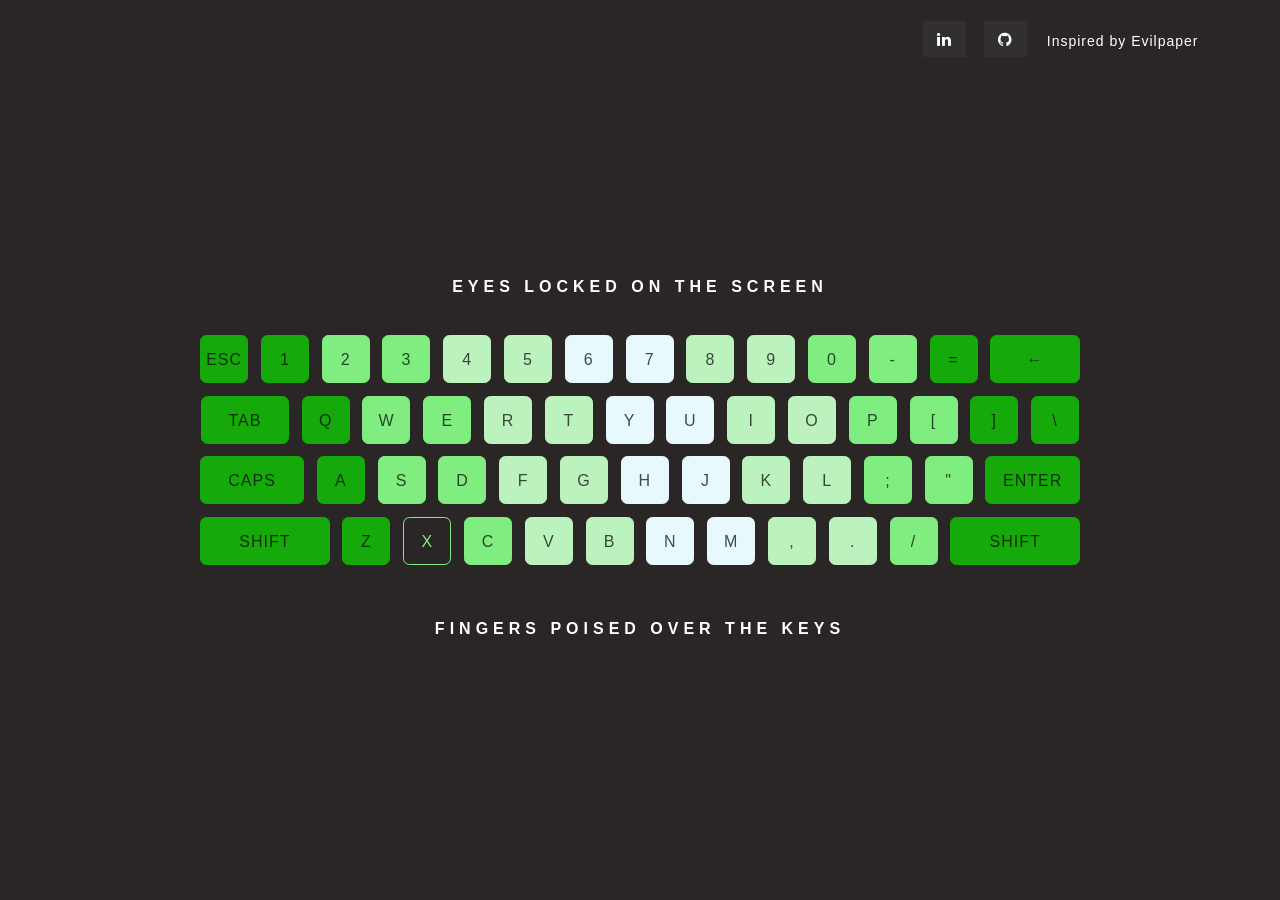
<file: public/index.html>
<!DOCTYPE html>
<html lang="en">
<head>
    <meta charset="UTF-8">
    <meta http-equiv="X-UA-Compatible" content="IE-edge">
    <meta name="viewport" content="width=device-width, initial-scale=1.0">
    <link rel="stylesheet" href="style.css">
    <title>touchy keyboard</title>
</head>
<body>
    <body>
        <div class="footer-social-icons">
            <ul class="social-icons">
                <li><a href="https://www.linkedin.com/in/dhanush-thirunavukkarasu/" target="_blank" class="social-icon"> <i class="fa fa-linkedin"></i></a></li>
                <li><a href="https://github.com/Dhanoosh/touchy-keyboard" target="_blank" class="social-icon"> <i class="fa fa-github"></i></a></li>
                <li>
                    <a href="https://codepen.io/evilpaper/pen/dyyZjLQ" target="_blank" class="social-icon">
                        <span class="icon-label">Inspired by Evilpaper</span>
                    </a>
                </li>
            </ul>
        </div>
    </body>
    
    <div class ="keyboard-container">
        <h2>EYES LOCKED ON THE SCREEN</h2>
        <ul class="number-row">
            <li class="first" id="esc">ESC</li>
            <li class="first">1</li>
            <li class="second">2</li>
            <li class="second">3</li>
            <li class="third">4</li>
            <li class="third">5</li>
            <li class="fourth">6</li>
            <li class="fourth">7</li>
            <li class="fifth">8</li>
            <li class="fifth">9</li>
            <li class="sixth">0</li>
            <li class="sixth" id="c-">-</li>
            <li class="seventh" id="c=">=</li>
            <li class="seventh" id="BACKSPACE">&larr;</li>
        </ul>
        <ul class="first-letter-row">
            <li class="first" id="tab">TAB</li>
            <li class="first">Q</li>
            <li class="second">W</li>
            <li class="second">E</li>
            <li class="third">R</li>
            <li class="third">T</li>
            <li class="fourth">Y</li>
            <li class="fourth">U</li>
            <li class="fifth">I</li>
            <li class="fifth">O</li>
            <li class="sixth">P</li>
            <li class="sixth" id="c[">[</li>
            <li class="seventh" id="c]">]</li>
            <li class="seventh">\</li>
        </ul>
        <ul class="second-letter-row">
            <li class="first" id="caps">CAPS</li>
            <li class="first">A</li>
            <li class="second">S</li>
            <li class="second">D</li>
            <li class="third">F</li>
            <li class="third">G</li>
            <li class="fourth">H</li>
            <li class="fourth">J</li>
            <li class="fifth">K</li>
            <li class="fifth">L</li>
            <li class="sixth" id="c;">;</li>
            <li class="sixth" id='c"'>"</li>
            <li class="seventh" id="ENTER">ENTER</li>
        </ul>
        <ul class="third-letter-row">
            <li class="shift first">SHIFT</li>
            <li class="first">Z</li>
            <li class="second">X</li>
            <li class="second">C</li>
            <li class="third">V</li>
            <li class="third">B</li>
            <li class="fourth">N</li>
            <li class="fourth">M</li>
            <li class="fifth" id="c,">,</li>
            <li class="fifth" id="c.">.</li>
            <li class="sixth" id="c/">/</li>
            <li class="shift first">SHIFT</li>
        </ul>
        <h2> FINGERS POISED OVER THE KEYS </h2>
    </div>
    <script src="script.js"></script>
</body>
</html>
</file>
<file: public/style.css>
@import url(https://fonts.googleapis.com/css?family=Lato);
@import url(https://cdnjs.cloudflare.com/ajax/libs/font-awesome/4.6.3/css/font-awesome.css);

*{
    padding: 0;
    margin: 0;
    box-sizing: border-box;
}
body{
    min-height: 100vh;
    display: flex;
    justify-content: center;
    flex-direction: column;
    align-items: center;
    font-family: "Helvetica Neue", Helvetica, Arial, sans-serif;
    background-color: rgb(43, 38, 38);
    gap: 2rem;
}

h1{
    text-align: center;
    color: white;
    font-size: 1.2rem;
    letter-spacing: 5px;
   }

h2{
    color: rgb(255, 255, 255);
    letter-spacing: 5px;
    font-size: 1rem;
    margin-top: 3rem;
    margin-bottom: 2rem;
}
p{
    white-space:pre-wrap;
    padding:1rem 3rem;
    text-align: center;
    color: white;
    font-size: 1.5rem;
    max-width: 800px;
    height: 150px;
    line-height: 2.2rem;
    overflow-y: scroll;
    scroll-behavior: smooth;
    word-wrap: break-word; 
}

.keyboard-container{
    opacity: 0;
    display: grid;
    grid-template-columns: 1fr;
    justify-items: center;
    animation: fadeIn 2s;
    animation-delay: 1s;
    animation-fill-mode: forwards;
}
@keyframes fadeIn {
    0%{
        opacity: 0;
    }
    100%{
        opacity: 1;
    }

}
  
  
ul{
    list-style: none;
    display: flex;
    justify-content: center;
}
li{
    height: 3em;
    width: 3em;
    color: rgba(0,0,0,0.7);
    border-radius: 0.4em;
    line-height: 3em;
    letter-spacing: 1px;
    margin: 0.4em;
    transition: 0.3s;
    text-align: center;
    font-size: 1em;
    transition: background-color 0.2s ,transform 0.05s;
}

#ENTER{
    width: 5.9em;
}
#caps{
    width: 6.5em;
}
.shift{
    width: 8.1em;
}
#BACKSPACE{
    width: 5.6em;
}
#tab{
    width: 5.5em;
}

.first.chosen{color: #15a90a; background-color: transparent!important;}
.second.chosen{color: #7fed7f; background-color: transparent !important;}
.third.chosen{color: #bcf2bd; background-color: transparent !important;}
.fourth.chosen{color: #E8F9FD; background-color: transparent !important;}
.fifth.chosen{color: #bcf2bd; background-color: transparent !important;}
.sixth.chosen{color: #7fed7f; background-color: transparent !important;}
.seventh.chosen{color: #15a90a; background-color: transparent !important;}

.chosen{
    animation: shaking 0.5s infinite;
}

@keyframes shaking {
    0% { transform: translate(0,0); }
    25% { transform: translate(2px); }
    50% { transform: translateX(-2px); }
    75% { transform: translateX(2px); }
    100% { transform: translate(0,0); }
}


.first{background-color: #15a90a; border: 1.5px solid #15a90a;}
.second{background-color: #7fed7f; border: 1.5px solid #7fed7f;}
.third{background-color: #bcf2bd; border: 1.5px solid #bcf2bd;}
.fourth{background-color: #E8F9FD; border: 1.5px solid #E8F9FD;}
.fifth{background-color: #bcf2bd; border: 1.5px solid #bcf2bd;}
.sixth{background-color: #7fed7f; border: 1.5px solid #7fed7f;}
.seventh{background-color: #15a90a; border: 1.5px solid #15a90a;}

a {
    text-decoration: none;
    color: #fff;
}

.footer-social-icons {
    position: absolute;
    top: 0;
    right: 100px;
    width: 350px;
    display:block;
    margin: 0 auto;
}

.social-icon {
    color: #fff;
}
ul.social-icons {
    margin-top: 10px;
}
.social-icons li {
    vertical-align: middle;
    display: inline;
    height: 100px;
}

.social-icons a {
    color: #fff;
    text-decoration: none;
}
.fa-github, .fa-linkedin {
    padding:10px 14px;
    -o-transition:.5s;
    -ms-transition:.5s;
    -moz-transition:.5s;
    -webkit-transition:.5s;
    transition: .5s;
    background-color: #322f30;
}
.fa-github:hover {
    background-color: #3d5b99;
}

.fa-linkedin:hover {
    background-color: #0073a4;
}
.icon-label {
    display: inline-block;
    margin-left: 5px;
    font-size: 14px;
    vertical-align: middle;
    white-space: nowrap;
}
</file>
